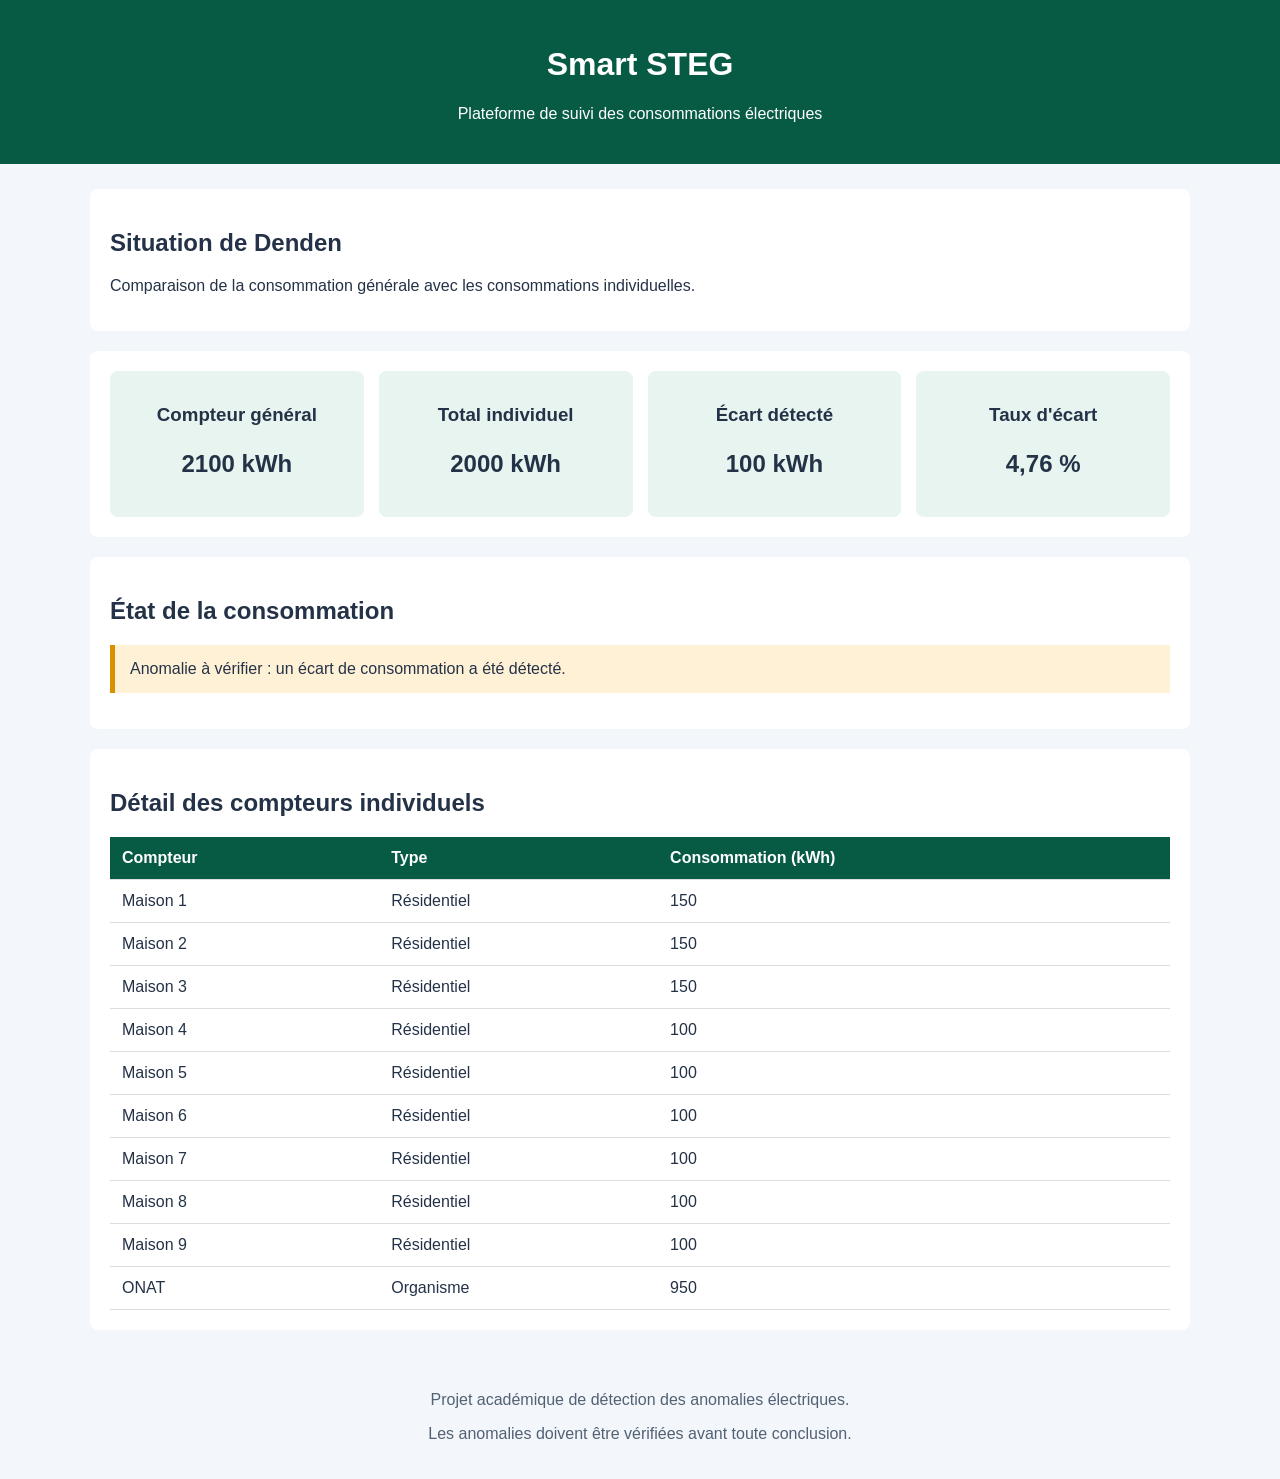
<file: index.html>
<!DOCTYPE html>

<html lang="fr">
<head>
    <meta charset="UTF-8">
    <meta name="viewport" content="width=device-width, initial-scale=1.0">
    <title>Smart STEG - Détection des anomalies</title>
    <link rel="stylesheet" href="style.css">
</head>

<body>
    <header>
        <h1>Smart STEG</h1>
        <p>Plateforme de suivi des consommations électriques</p>
    </header>

<main>
    <section>
        <h2>Situation de Denden</h2>
        <p>
            Comparaison de la consommation générale
            avec les consommations individuelles.
        </p>
    </section>

    <section class="indicateurs">
        <article>
            <h3>Compteur général</h3>
            <p id="consommation-generale">2100 kWh</p>
        </article>

        <article>
            <h3>Total individuel</h3>
            <p id="consommation-individuelle">2000 kWh</p>
        </article>

        <article>
            <h3>Écart détecté</h3>
            <p id="ecart">100 kWh</p>
        </article>

        <article>
            <h3>Taux d'écart</h3>
            <p id="taux-ecart">4,76 %</p>
        </article>
    </section>

    <section>
        <h2>État de la consommation</h2>
        <p id="statut">
            Anomalie à vérifier : un écart de consommation a été détecté.
        </p>
    </section>

    <section>
        <h2>Détail des compteurs individuels</h2>

        <table>
            <thead>
                <tr>
                    <th>Compteur</th>
                    <th>Type</th>
                    <th>Consommation (kWh)</th>
                </tr>
            </thead>

            <tbody>
                <tr><td>Maison 1</td><td>Résidentiel</td><td>150</td></tr>
                <tr><td>Maison 2</td><td>Résidentiel</td><td>150</td></tr>
                <tr><td>Maison 3</td><td>Résidentiel</td><td>150</td></tr>
                <tr><td>Maison 4</td><td>Résidentiel</td><td>100</td></tr>
                <tr><td>Maison 5</td><td>Résidentiel</td><td>100</td></tr>
                <tr><td>Maison 6</td><td>Résidentiel</td><td>100</td></tr>
                <tr><td>Maison 7</td><td>Résidentiel</td><td>100</td></tr>
                <tr><td>Maison 8</td><td>Résidentiel</td><td>100</td></tr>
                <tr><td>Maison 9</td><td>Résidentiel</td><td>100</td></tr>
                <tr><td>ONAT</td><td>Organisme</td><td>950</td></tr>
            </tbody>
        </table>
    </section>
</main>

<footer>
    <p>Projet académique de détection des anomalies électriques.</p>
    <p>Les anomalies doivent être vérifiées avant toute conclusion.</p>
</footer>

</body>
</html>
</file>
<file: style.css>
body {
font-family: Arial, sans-serif;
margin: 0;
background: #f3f6fa;
color: #243247;
}

header {
background: #075b45;
color: white;
text-align: center;
padding: 25px 15px;
}

main {
max-width: 1100px;
margin: 25px auto;
padding: 0 15px;
}

section {
background: white;
padding: 20px;
margin-bottom: 20px;
border-radius: 8px;
}

.indicateurs {
display: grid;
grid-template-columns: repeat(auto-fit, minmax(190px, 1fr));
gap: 15px;
}

.indicateurs article {
background: #e7f4ef;
padding: 15px;
border-radius: 8px;
text-align: center;
}

.indicateurs article p {
font-size: 24px;
font-weight: bold;
}

table {
width: 100%;
border-collapse: collapse;
}

th, td {
padding: 12px;
text-align: left;
border-bottom: 1px solid #ddd;
}

th {
background: #075b45;
color: white;
}

#statut {
padding: 15px;
background: #fff1d6;
border-left: 5px solid #d89000;
}

footer {
text-align: center;
padding: 20px;
color: #526174;
}

@media (max-width: 600px) {
th, td {
padding: 8px;
font-size: 13px;
}
}
</file>
